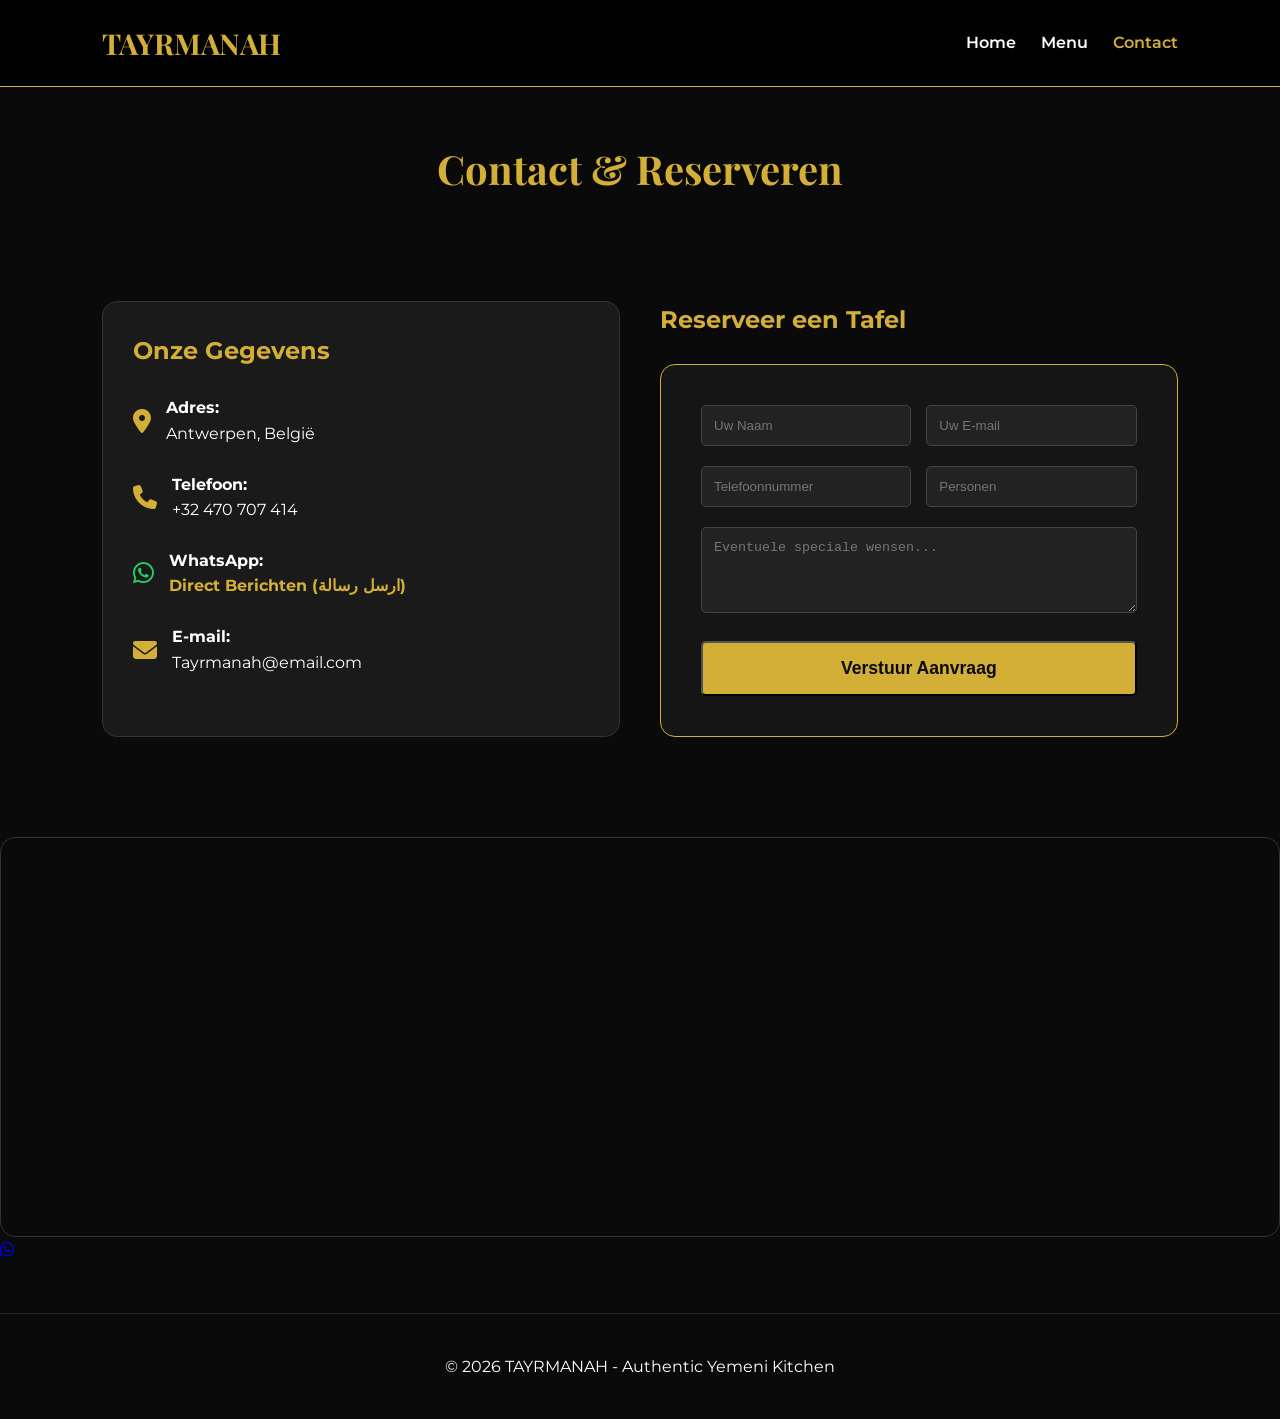
<file: contact.html>
<!DOCTYPE html>
<html lang="nl">
<head>
    <meta charset="UTF-8">
    <meta name="viewport" content="width=device-width, initial-scale=1.0">
    <title>Contact & Reserveren | Tayrmanah</title>
    <link rel="stylesheet" href="style.css">
    <link rel="stylesheet" href="https://cdnjs.cloudflare.com/ajax/libs/font-awesome/6.4.0/css/all.min.css">
    <link href="https://fonts.googleapis.com/css2?family=Montserrat:wght@400;600;700&family=Playfair+Display:wght@700&display=swap" rel="stylesheet">
</head>
<body>

    <nav class="navbar">
        <a href="index.html" class="logo">TAYRMANAH</a>
        <ul class="nav-links">
            <li><a href="index.html">Home</a></li>
            <li><a href="menu.html">Menu</a></li>
            <li><a href="contact.html" class="active">Contact</a></li>
        </ul>
    </nav>

    <div class="container" style="padding-top: 50px;">
        <h1 class="reveal" style="text-align: center; color: var(--gold); font-family: 'Playfair Display', serif; font-size: 2.5rem; margin-bottom: 40px;">Contact & Reserveren</h1>

        <div class="contact-container">
            <div class="contact-info-box reveal">
                <h2 style="color: var(--gold); margin-bottom: 25px;">Onze Gegevens</h2>
                
                <div class="contact-item">
                    <i class="fas fa-map-marker-alt"></i>
                    <div>
                        <p><strong>Adres:</strong></p>
                        <p>Antwerpen, België</p>
                    </div>
                </div>

                <div class="contact-item">
                    <i class="fas fa-phone"></i>
                    <div>
                        <p><strong>Telefoon:</strong></p>
                        <p>+32 470 707 414</p>
                    </div>
                </div>

                <div class="contact-item">
                    <i class="fab fa-whatsapp" style="color: #25D366;"></i>
                    <div>
                        <p><strong>WhatsApp:</strong></p>
                        <a href="https://wa.me/32488000000" target="_blank" style="color: var(--gold); text-decoration: none; font-weight: bold;">
                            Direct Berichten (ارسل رسالة)
                        </a>
                    </div>
                </div>

                <div class="contact-item">
                    <i class="fas fa-envelope"></i>
                    <div>
                        <p><strong>E-mail:</strong></p>
                        <p>Tayrmanah@email.com</p>
                    </div>
                </div>
            </div>

            <div class="booking-form-wrapper reveal">
                <h2 style="color: var(--gold); margin-bottom: 25px;">Reserveer een Tafel</h2>
                <form action="https://formsubmit.co/Tayrmanah@email.com" method="POST" class="booking-form">
                    
                    <input type="hidden" name="_subject" value="Nieuwe Reservering - Tayrmanah">
                    <input type="hidden" name="_template" value="table">
                    <input type="hidden" name="_captcha" value="false">

                    <div style="display: grid; grid-template-columns: 1fr 1fr; gap: 15px;">
                        <input type="text" name="name" placeholder="Uw Naam" required>
                        <input type="email" name="email" placeholder="Uw E-mail" required>
                    </div>

                    <div style="display: grid; grid-template-columns: 1fr 1fr; gap: 15px;">
                        <input type="tel" name="phone" placeholder="Telefoonnummer" required>
                        <input type="number" name="guests" placeholder="Personen" min="1" required>
                    </div>

                    <textarea name="message" rows="4" placeholder="Eventuele speciale wensen..." required></textarea>

                    <button type="submit" class="btn btn-gold" style="width: 100%; font-size: 1.1rem; padding: 15px;">
                        Verstuur Aanvraag
                    </button>
                </form>
            </div>
        </div>

        <div class="map-container reveal">
            <iframe src="https://www.google.com/maps/embed?pb=!1m14!1m8!1m3!1d2497.6823965472427!2d4.4424019!3d51.2433439!3m2!1i1024!2i768!4f13.1!3m3!1m2!1s0x47c3f7913973665f%3A0xdfd74a2e3d620dec!2z2LfZitix2YXYp9mG2Kkg2KfZhNmF2LfYudmFINin2YTZitmF2YbZig!5e0!3m2!1sar!2s!4v1777237199341!5m2!1sar!2s" width="600" height="450" style="border:0;" allowfullscreen="" loading="lazy" referrerpolicy="no-referrer-when-downgrade">

            </iframe>
        </div>
    </div>

    <a href="https://wa.me/32470707414" class="whatsapp-float" target="_blank">
        <i class="fab fa-whatsapp"></i>
    </a>

    <footer>
        <p>© 2026 TAYRMANAH - Authentic Yemeni Kitchen</p>
    </footer>

    <script src="script.js"></script>
</body>
</html>
</file>
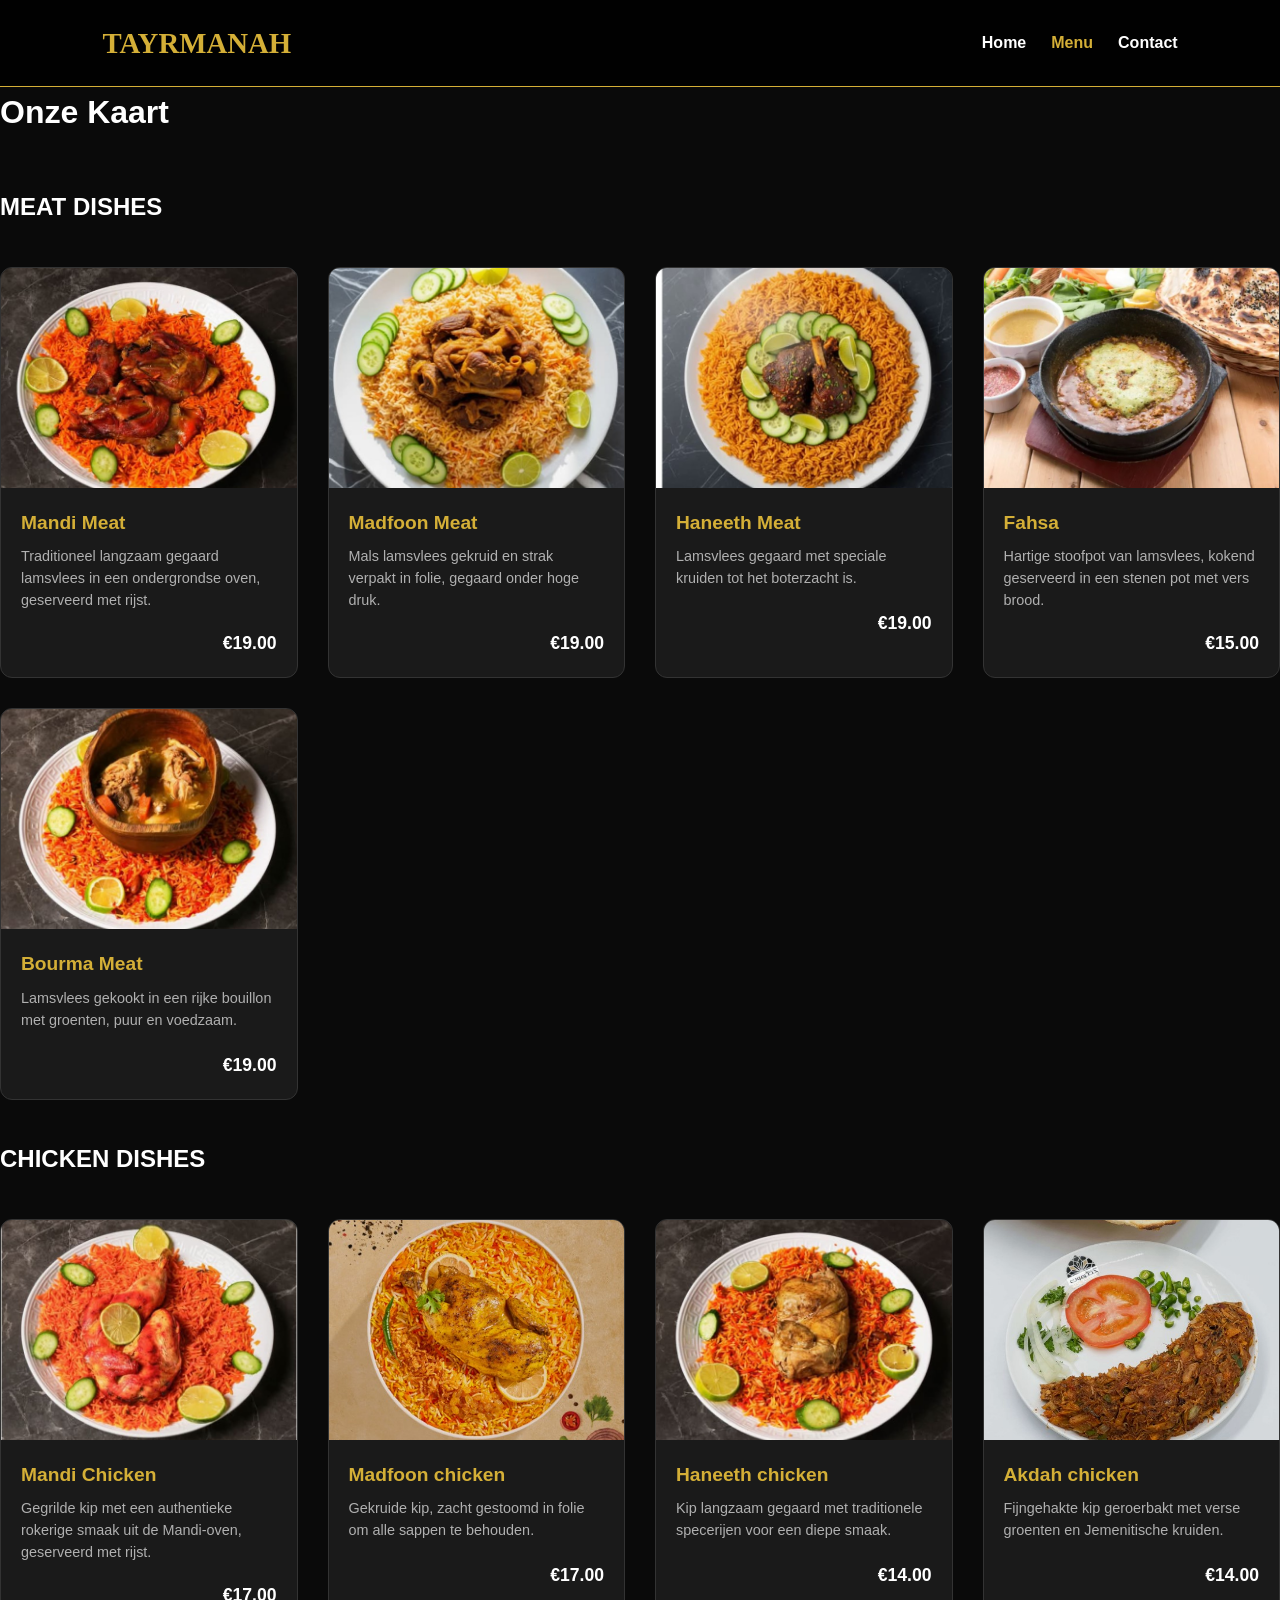
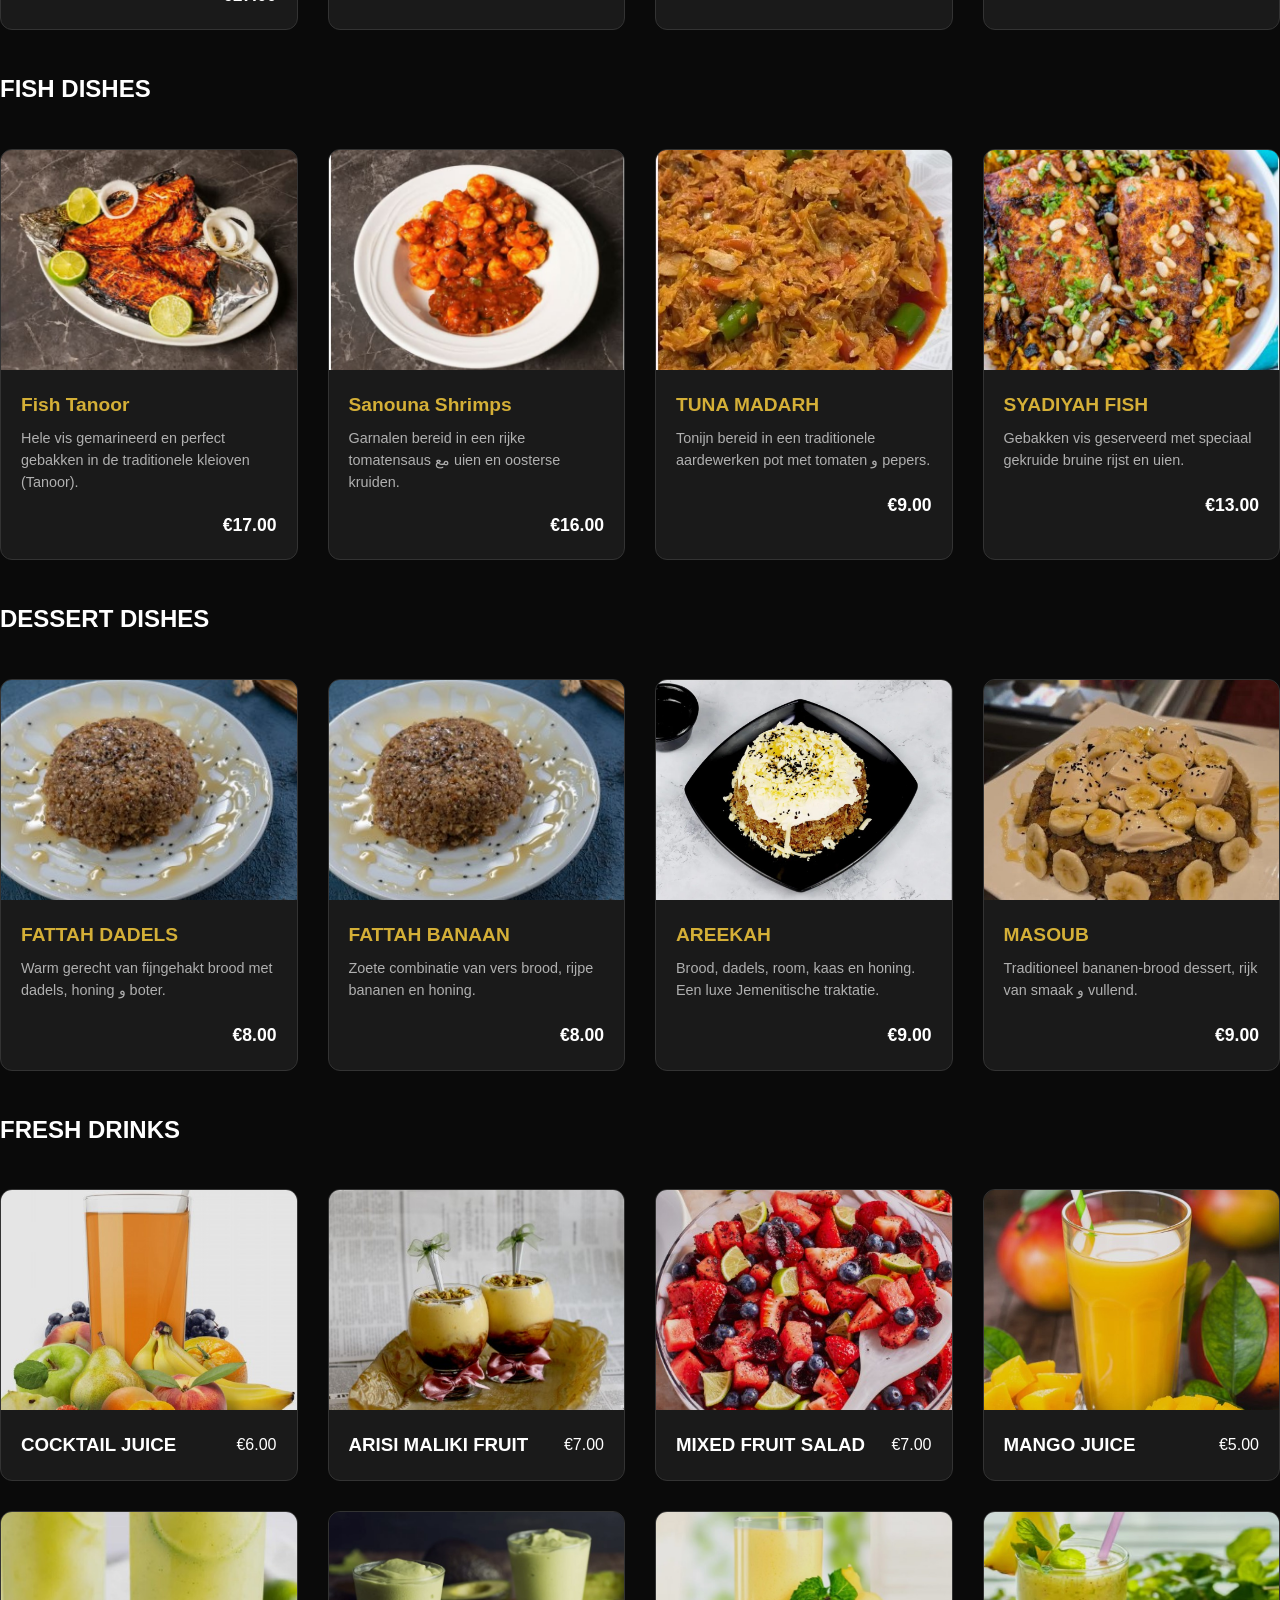
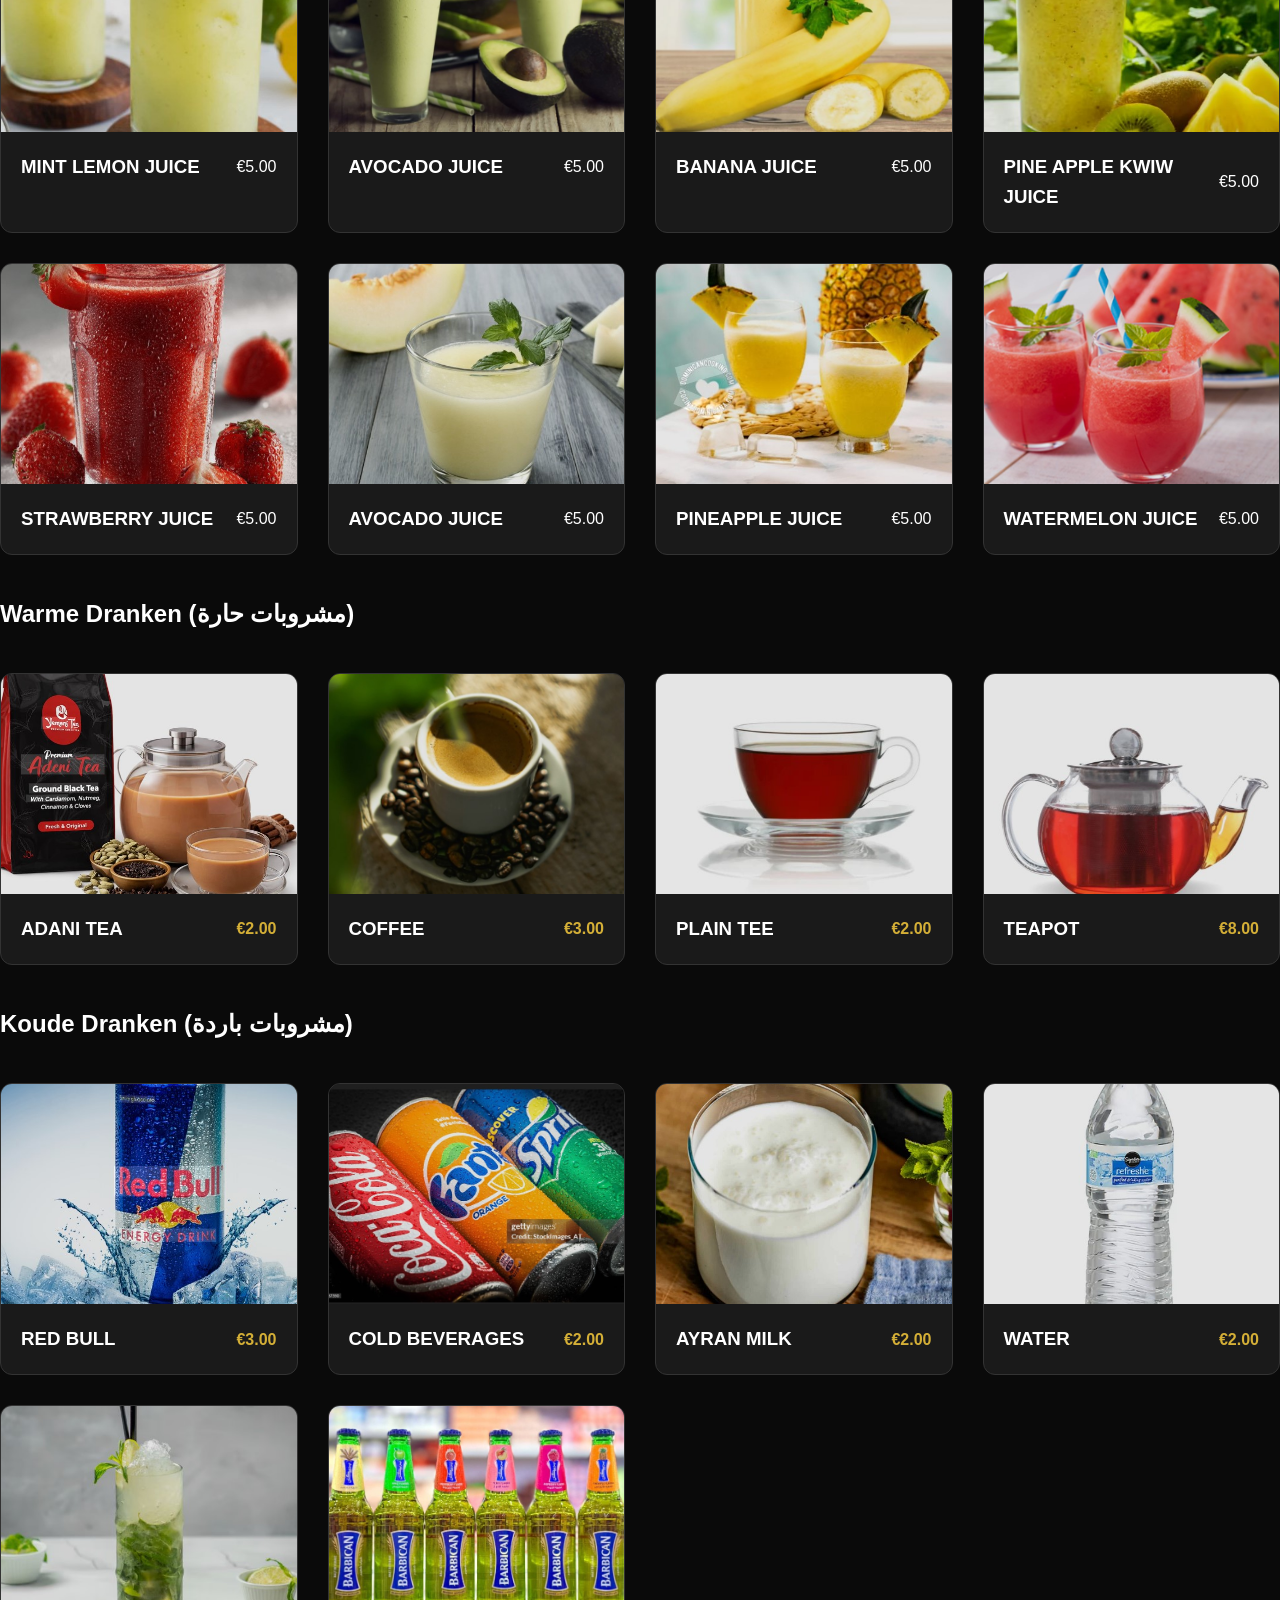
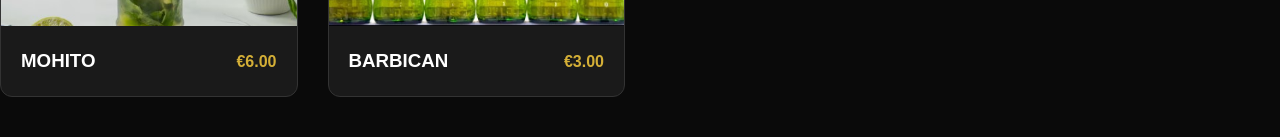
<file: menu.html>
<!DOCTYPE html>
<html lang="nl">
<head>
    <meta charset="UTF-8">
    <title>Volledig Menu | Tayrmanah</title>
    <link rel="stylesheet" href="style.css">
</head>
<body>
    <nav class="navbar">
        <a href="index.html" class="logo">TAYRMANAH</a>
        <ul class="nav-links">
            <li><a href="index.html">Home</a></li>
            <li><a href="menu.html" class="active">Menu</a></li>
            <li><a href="contact.html">Contact</a></li>
        </ul>
    </nav>

    <div class="container">
        <h1 class="reveal" style="margin-bottom: 50px;">Onze Kaart</h1>

       <h2 class="category-title reveal">MEAT DISHES</h2>
        <div class="grid">
            <div class="card reveal"><img src="mandi-meat.jpg"><div class="card-info-detailed"><h3>Mandi Meat</h3><p>Traditioneel langzaam gegaard lamsvlees in een ondergrondse oven, geserveerd met rijst.</p><span>€19.00</span></div></div>
            <div class="card reveal"><img src="madfoon-meat.jpg"><div class="card-info-detailed"><h3>Madfoon Meat</h3><p>Mals lamsvlees gekruid en strak verpakt in folie, gegaard onder hoge druk.</p><span>€19.00</span></div></div>
            <div class="card reveal"><img src="haneeth-meat.jpg"><div class="card-info-detailed"><h3>Haneeth Meat</h3><p>Lamsvlees gegaard met speciale kruiden tot het boterzacht is.</p><span>€19.00</span></div></div>
            <div class="card reveal"><img src="fahsa.jpg"><div class="card-info-detailed"><h3>Fahsa</h3><p>Hartige stoofpot van lamsvlees, kokend geserveerd in een stenen pot met vers brood.</p><span>€15.00</span></div></div>
            <div class="card reveal"><img src="bourma.jpg"><div class="card-info-detailed"><h3>Bourma Meat</h3><p>Lamsvlees gekookt in een rijke bouillon met groenten, puur en voedzaam.</p><span>€19.00</span></div></div>
        </div>

        <h2 class="category-title reveal">CHICKEN DISHES</h2>
        <div class="grid">
            <div class="card reveal"><img src="mandi-chicken.jpg"><div class="card-info-detailed"><h3>Mandi Chicken</h3><p>Gegrilde kip met een authentieke rokerige smaak uit de Mandi-oven, geserveerd met rijst.</p><span>€17.00</span></div></div>
            <div class="card reveal"><img src="madfoon-chicken.jpg"><div class="card-info-detailed"><h3>Madfoon chicken</h3><p>Gekruide kip, zacht gestoomd in folie om alle sappen te behouden.</p><span>€17.00</span></div></div>
            <div class="card reveal"><img src="haneeth-chicken.jpg"><div class="card-info-detailed"><h3>Haneeth chicken</h3><p>Kip langzaam gegaard met traditionele specerijen voor een diepe smaak.</p><span>€14.00</span></div></div>
            <div class="card reveal"><img src="AKDAH-chicken.jpg"><div class="card-info-detailed"><h3>Akdah chicken</h3><p>Fijngehakte kip geroerbakt met verse groenten en Jemenitische kruiden.</p><span>€14.00</span></div></div>
        </div>

        <h2 class="category-title reveal">FISH DISHES</h2>
        <div class="grid">
            <div class="card reveal"><img src="fish-tanoor.jpg"><div class="card-info-detailed"><h3>Fish Tanoor</h3><p>Hele vis gemarineerd en perfect gebakken in de traditionele kleioven (Tanoor).</p><span>€17.00</span></div></div>
            <div class="card reveal"><img src="shrimps.jpg"><div class="card-info-detailed"><h3>Sanouna Shrimps</h3><p>Garnalen bereid in een rijke tomatensaus مع uien en oosterse kruiden.</p><span>€16.00</span></div></div>
            <div class="card reveal"><img src="TUNA.jpg"><div class="card-info-detailed"><h3>TUNA MADARH</h3><p>Tonijn bereid in een traditionele aardewerken pot met tomaten و pepers.</p><span>€9.00</span></div></div>
            <div class="card reveal"><img src="SYAA.jpg"><div class="card-info-detailed"><h3>SYADIYAH FISH</h3><p>Gebakken vis geserveerd met speciaal gekruide bruine rijst en uien.</p><span>€13.00</span></div></div>
        </div>

        <h2 class="category-title reveal">DESSERT DISHES</h2>
        <div class="grid">
            <div class="card reveal"><img src="FATAH.jpg"><div class="card-info-detailed"><h3>FATTAH DADELS</h3><p>Warm gerecht van fijngehakt brood met dadels, honing و boter.</p><span>€8.00</span></div></div>
            <div class="card reveal"><img src="FATAH.jpg"><div class="card-info-detailed"><h3>FATTAH BANAAN</h3><p>Zoete combinatie van vers brood, rijpe bananen en honing.</p><span>€8.00</span></div></div>
            <div class="card reveal"><img src="AREEK.jpg"><div class="card-info-detailed"><h3>AREEKAH</h3><p>Brood, dadels, room, kaas en honing. Een luxe Jemenitische traktatie.</p><span>€9.00</span></div></div>
            <div class="card reveal"><img src="MASOUB.jpg"><div class="card-info-detailed"><h3>MASOUB</h3><p>Traditioneel bananen-brood dessert, rijk van smaak و vullend.</p><span>€9.00</span></div></div>
        </div>
        <h2 class="category-title reveal">FRESH DRINKS</h2>
        <div class="grid">
             <div class="card reveal"><img src="Cocktail-juice.jpg"><div class="card-info"><h3>COCKTAIL JUICE</h3><span>€6.00</span></div></div>
            <div class="card reveal"><img src="Arisi.jpg"><div class="card-info"><h3>ARISI MALIKI FRUIT</h3><span>€7.00</span></div></div>
            <div class="card reveal"><img src="MIXED.jpg"><div class="card-info"><h3>MIXED FRUIT SALAD</h3><span>€7.00</span></div></div>
            <div class="card reveal"><img src="Mango.jpg"><div class="card-info"><h3>MANGO JUICE</h3><span>€5.00</span></div></div>
             <div class="card reveal"><img src="mint.jpg"><div class="card-info"><h3>MINT LEMON JUICE</h3><span>€5.00</span></div></div>
            <div class="card reveal"><img src="avocado.jpg"><div class="card-info"><h3>AVOCADO JUICE</h3><span>€5.00</span></div></div>
            <div class="card reveal"><img src="BANA.jpg"><div class="card-info"><h3>BANANA JUICE</h3><span>€5.00</span></div></div>
            <div class="card reveal"><img src="PINE.jpg"><div class="card-info"><h3>PINE APPLE KWIW JUICE</h3><span>€5.00</span></div></div>
             <div class="card reveal"><img src="STRW.jpg"><div class="card-info"><h3>STRAWBERRY JUICE</h3><span>€5.00</span></div></div>
            <div class="card reveal"><img src="AVOCA.jpg"><div class="card-info"><h3>AVOCADO JUICE</h3><span>€5.00</span></div></div>
            <div class="card reveal"><img src="PINEAPP.jpg"><div class="card-info"><h3>PINEAPPLE JUICE</h3><span>€5.00</span></div></div>
            <div class="card reveal"><img src="WATRML.jpg"><div class="card-info"><h3>WATERMELON JUICE</h3><span>€5.00</span></div></div>
        </div>
        <h2 class="category-title reveal">Warme Dranken (مشروبات حارة)</h2>
        <div class="grid">
            <div class="card reveal">
                <img src="adani-tea.jpg" alt="ADANI TEA">
                <div class="card-info">
                    <h3>ADANI TEA</h3>
                    <span style="color: var(--gold); font-weight: bold;">€2.00</span>
                </div>
            </div>
            <div class="card reveal">
                <img src="qahwa.jpg" alt="COFFEE">
                <div class="card-info">
                    <h3>COFFEE</h3>
                    <span style="color: var(--gold); font-weight: bold;">€3.00</span>
                </div>
            </div>
            <div class="card reveal">
                <img src="PLAIN.jpg" alt="PLAIN TEE">
                <div class="card-info">
                    <h3>PLAIN TEE</h3>
                    <span style="color: var(--gold); font-weight: bold;">€2.00</span>
                </div>
            </div>
            <div class="card reveal">
                <img src="TEAPOT.jpg" alt="TEAPOT">
                <div class="card-info">
                    <h3>TEAPOT</h3>
                    <span style="color: var(--gold); font-weight: bold;">€8.00</span>
                </div>
            </div>
        </div>

        <h2 class="category-title reveal">Koude Dranken (مشروبات باردة)</h2>
        <div class="grid">
            <div class="card reveal">
                <img src="RED.jpg" alt="RED BULL">
                <div class="card-info">
                    <h3>RED BULL</h3>
                    <span style="color: var(--gold); font-weight: bold;">€3.00</span>
                </div>
            </div>
            <div class="card reveal">
                <img src="COLD.jpg" alt="COLD BEVERAGES">
                <div class="card-info">
                    <h3>COLD BEVERAGES</h3>
                    <span style="color: var(--gold); font-weight: bold;">€2.00</span>
                </div>
            </div>
            <div class="card reveal">
                <img src="ARAN.jpg" alt="AYRAN MILK">
                <div class="card-info">
                    <h3>AYRAN MILK</h3>
                    <span style="color: var(--gold); font-weight: bold;">€2.00</span>
                </div>
            </div>
            <div class="card reveal">
                <img src="WATER.jpg" alt="WATER">
                <div class="card-info">
                    <h3>WATER</h3>
                    <span style="color: var(--gold); font-weight: bold;">€2.00</span>
                </div>
            </div>
            <div class="card reveal">
                <img src="MOHITO.jpg" alt="MOHITO">
                <div class="card-info">
                    <h3>MOHITO</h3>
                    <span style="color: var(--gold); font-weight: bold;">€6.00</span>
                </div>
            </div>
            <div class="card reveal">
                <img src="BARBICAN.jpg" alt="BARBICAN">
                <div class="card-info">
                    <h3>BARBICAN</h3>
                    <span style="color: var(--gold); font-weight: bold;">€3.00</span>
                </div>
            </div>
        </div>
    </div>

    <script src="script.js"></script>
</body>
</html>
</file>
<file: style.css>
/* الألوان والخطوط */
:root {
    --gold: #D4AF37;
    --black: #0a0a0a;
    --dark-grey: #1a1a1a;
    --white: #ffffff;
    --text-muted: #b0b0b0;
}

* { margin: 0; padding: 0; box-sizing: border-box; }

body {
    background-color: var(--black);
    color: var(--white);
    font-family: 'Montserrat', sans-serif;
    line-height: 1.6;
    overflow-x: hidden;
}

/* شريط التنقل */
.navbar {
    display: flex;
    justify-content: space-between;
    align-items: center;
    padding: 20px 8%;
    background: rgba(0, 0, 0, 0.9);
    border-bottom: 1px solid var(--gold);
    position: sticky;
    top: 0;
    z-index: 1000;
}

/* ربط صورة الواجهة الرئيسية */
.hero-home {
    height: 100vh;
    background-image: url('our-restaurant.jpg'); 
    background-position: center;
    background-size: cover;
    background-attachment: fixed;
    display: flex;
    align-items: center;
    justify-content: center;
    text-align: center;
    position: relative;
}

.hero-home::before {
    content: "";
    position: absolute;
    top: 0; left: 0; width: 100%; height: 100%;
    background: rgba(0, 0, 0, 0.6); 
    z-index: 1;
}

.hero-content {
    position: relative;
    z-index: 2;
}

.logo {
    font-family: 'Playfair Display', serif;
    font-size: 1.8rem;
    color: var(--gold);
    font-weight: bold;
    text-decoration: none;
}

.nav-links {
    display: flex;
    list-style: none;
    gap: 25px;
}

.nav-links a {
    color: white;
    text-decoration: none;
    font-weight: 600;
    transition: 0.3s;
}

.nav-links a:hover, .nav-links a.active { color: var(--gold); }

/* --- شريط الصور المتحرك --- */
.scrolling-gallery {
    width: 100%;
    overflow: hidden;
    padding: 60px 0;
    background-color: #0d0d0d;
    white-space: nowrap;
}

.scrolling-track {
    display: inline-block;
    animation: scrollGallery 25s linear infinite;
}

.scrolling-track img {
    width: 250px;
    height: 180px;
    object-fit: cover;
    border-radius: 12px;
    margin: 0 15px;
    border: 2px solid var(--gold);
    box-shadow: 0 5px 15px rgba(0,0,0,0.5);
    transition: transform 0.4s ease;
}

.scrolling-track img:hover {
    transform: scale(1.1);
    cursor: pointer;
}

@keyframes scrollGallery {
    0% { transform: translateX(0); }
    100% { transform: translateX(-50%); }
}

/* --- أنيميشن الظهور --- */
@keyframes fadeInUp {
    from { opacity: 0; transform: translateY(40px); }
    to { opacity: 1; transform: translateY(0); }
}

.reveal { opacity: 0; } 

.active-reveal {
    animation: fadeInUp 0.8s ease-out forwards;
}

/* --- شبكة الكروت (المنيو) --- */
.grid {
    display: grid;
    grid-template-columns: repeat(auto-fit, minmax(280px, 1fr));
    gap: 30px;
    padding: 40px 0;
}

.card {
    background: var(--dark-grey);
    border-radius: 12px;
    overflow: hidden;
    border: 1px solid #333;
    transition: 0.4s;
    display: flex;
    flex-direction: column;
}

.card:hover {
    transform: translateY(-10px);
    border-color: var(--gold);
}

.card img {
    width: 100%;
    height: 220px;
    object-fit: cover;
    transition: 0.5s;
}

.card:hover img { transform: scale(1.1); }

/* تنسيق الكروت العادية (المشروبات) */
.card-info { 
    padding: 20px; 
    display: flex; 
    justify-content: space-between; 
    align-items: center; 
}

/* --- التنسيق الجديد للأصناف مع الوصف (الوجبات) --- */
.card-info-detailed {
    padding: 20px;
    display: flex;
    flex-direction: column;
    gap: 8px;
    flex-grow: 1;
}

.card-info-detailed h3 {
    font-size: 1.2rem;
    color: var(--gold);
}

.card-info-detailed p {
    font-size: 0.9rem;
    color: var(--text-muted);
    line-height: 1.5;
    margin-bottom: 10px;
    min-height: 45px; /* لضمان تساوي الكروت */
}

.card-info-detailed span {
    font-weight: bold;
    color: var(--white);
    font-size: 1.1rem;
    align-self: flex-end; /* وضع السعر في الركن الأسفل */
}

/* التذييل */
footer {
    text-align: center;
    padding: 40px;
    border-top: 1px solid #222;
    margin-top: 50px;
}

/* صفحة التواصل */
.contact-container {
    display: grid;
    grid-template-columns: repeat(auto-fit, minmax(350px, 1fr));
    gap: 40px;
    padding: 60px 8%;
}

.contact-info-box {
    background: var(--dark-grey);
    padding: 30px;
    border-radius: 15px;
    border: 1px solid #333;
}

.contact-item {
    display: flex;
    align-items: center;
    gap: 15px;
    margin-bottom: 25px;
}

.contact-item i {
    font-size: 1.5rem;
    color: var(--gold);
}

.booking-form {
    background: #151515;
    padding: 40px;
    border-radius: 15px;
    border: 1px solid var(--gold);
}

.booking-form input, .booking-form select, .booking-form textarea {
    width: 100%;
    padding: 12px;
    margin-bottom: 20px;
    background: #222;
    border: 1px solid #444;
    color: white;
    border-radius: 5px;
}

.booking-form input:focus {
    border-color: var(--gold);
    outline: none;
}

.map-container {
    width: 100%;
    height: 400px;
    border-radius: 15px;
    overflow: hidden;
    margin-top: 40px;
    border: 1px solid #333;
}

/* تنسيق عام للأزرار */
.btn {
    padding: 12px 25px;
    border-radius: 5px;
    text-decoration: none;
    font-weight: bold;
    display: inline-block;
    transition: 0.3s;
    cursor: pointer;
}

.btn-gold {
    background-color: var(--gold);
    color: var(--black);
}/* --- تنسيقات خاصة للهواتف (Responsive Design) --- */
@media (max-width: 600px) {
    /* تصغير حجم العنوان الكبير ليناسب شاشة الجوال */
    .hero-home h1 {
        font-size: 3rem !important; 
    }

    /* جعل الأزرار تترتب فوق بعضها بدلاً من جانب بعضها */
    .hero-buttons {
        flex-direction: column !important;
        align-items: center;
        gap: 15px !important;
    }

    /* جعل الأزرار عريضة وسهلة الضغط باللمس */
    .hero-buttons .btn {
        width: 90%; 
        max-width: 300px;
        text-align: center;
        justify-content: center;
    }

    /* تصغير حجم الشعار قليلاً في الجوال */
    .hero-content img {
        width: 130px !important;
    }
}
</file>
